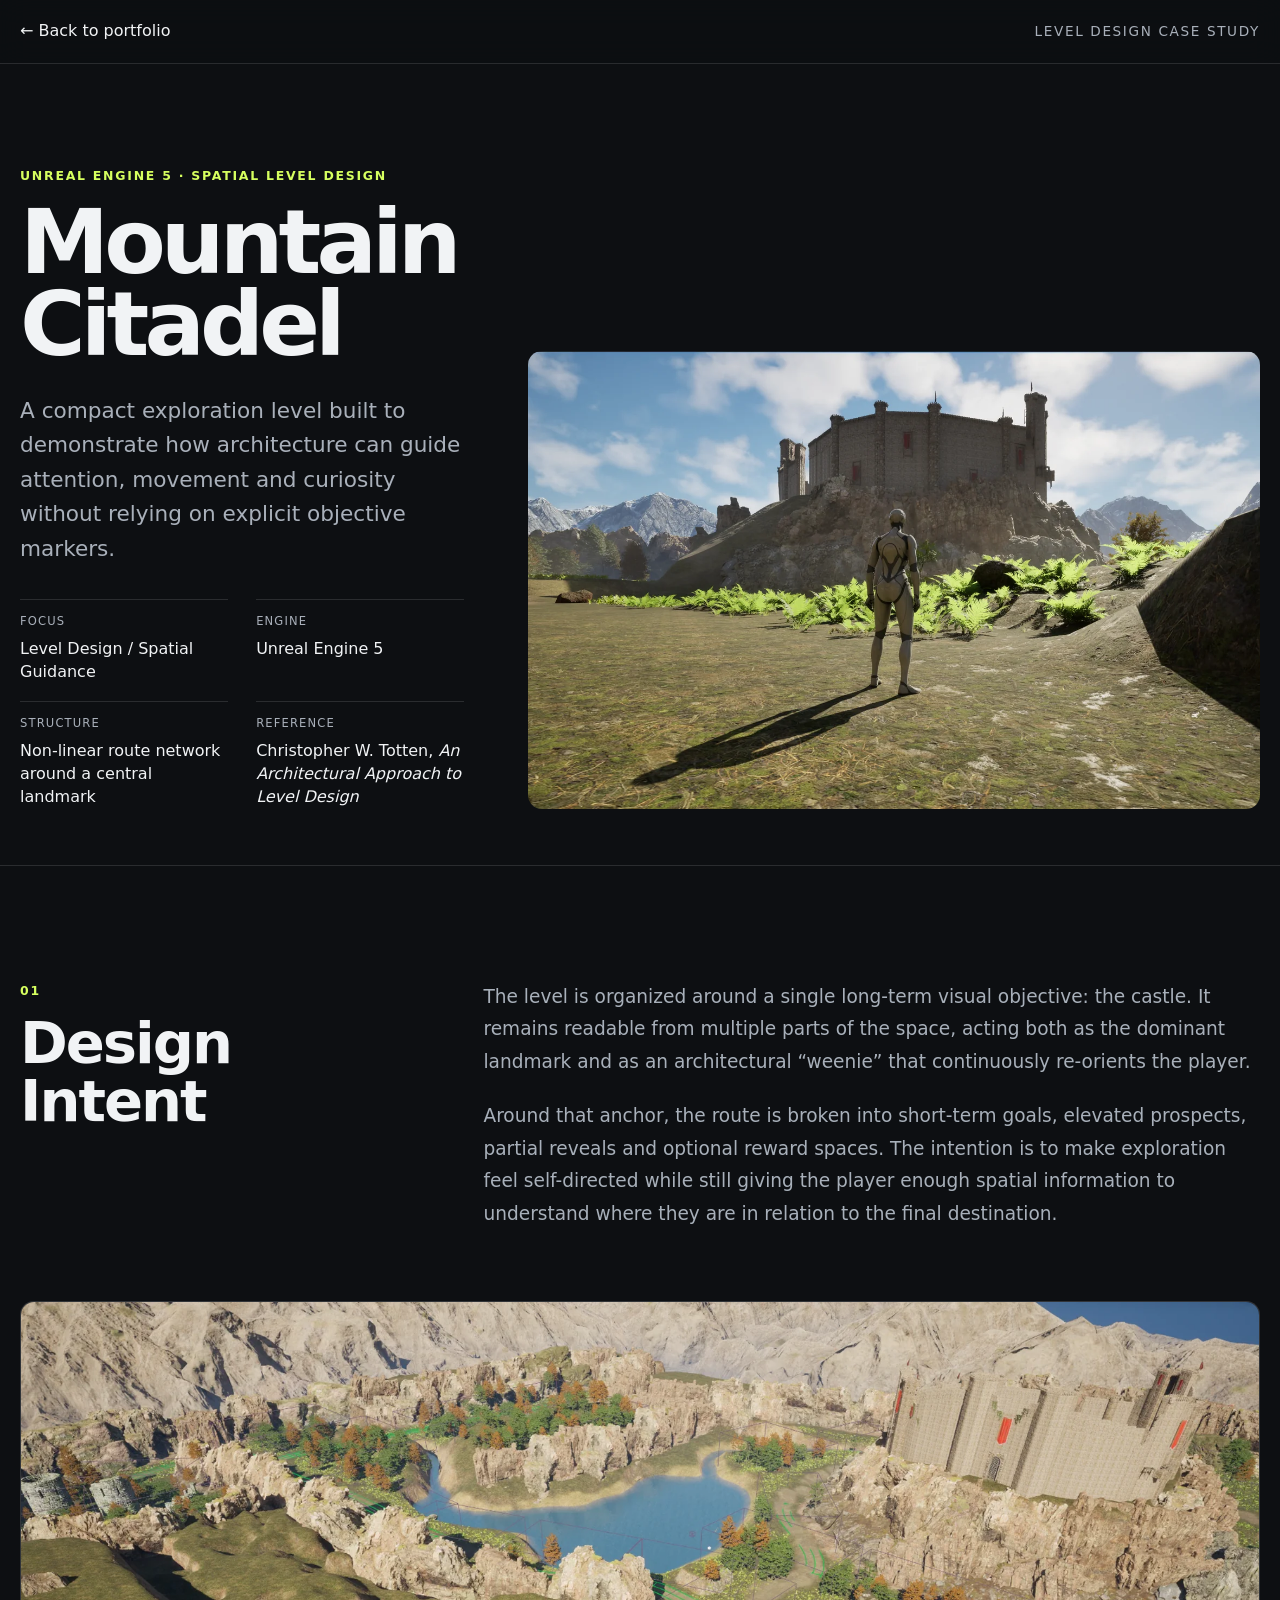
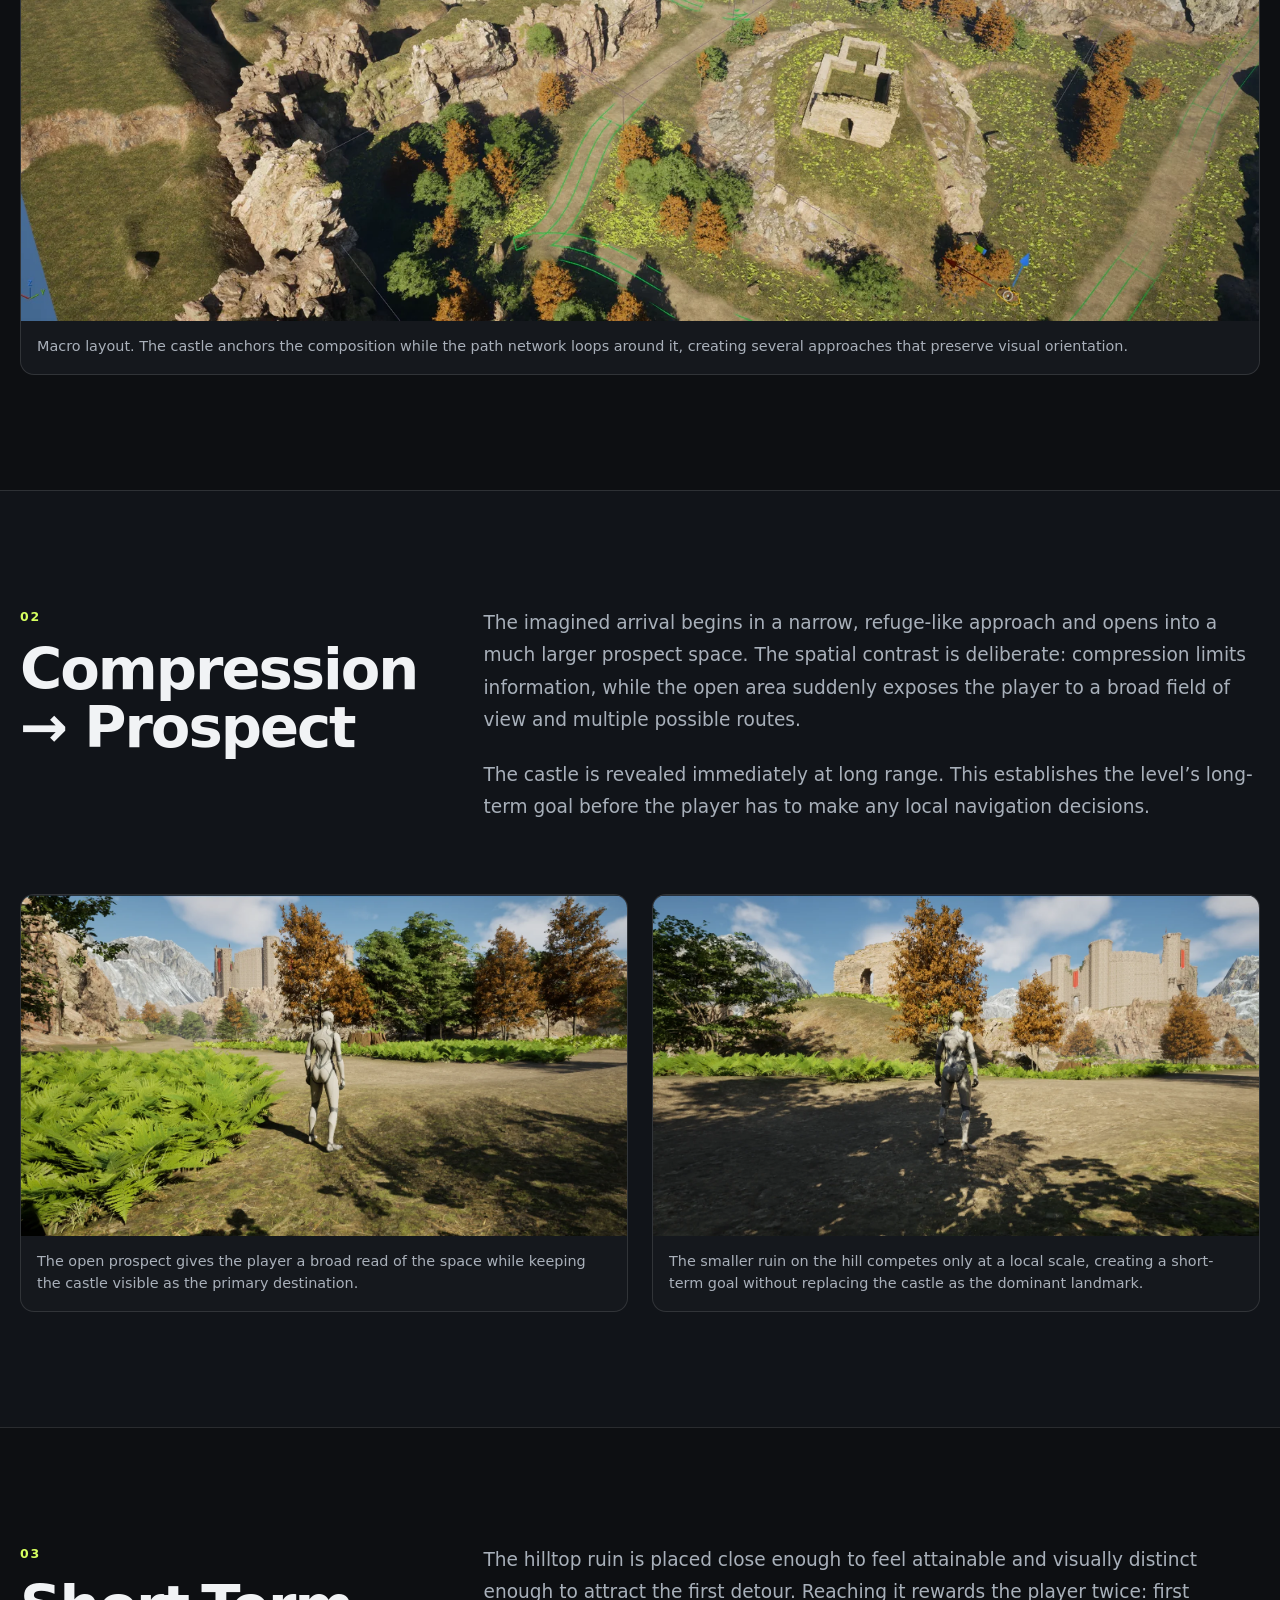
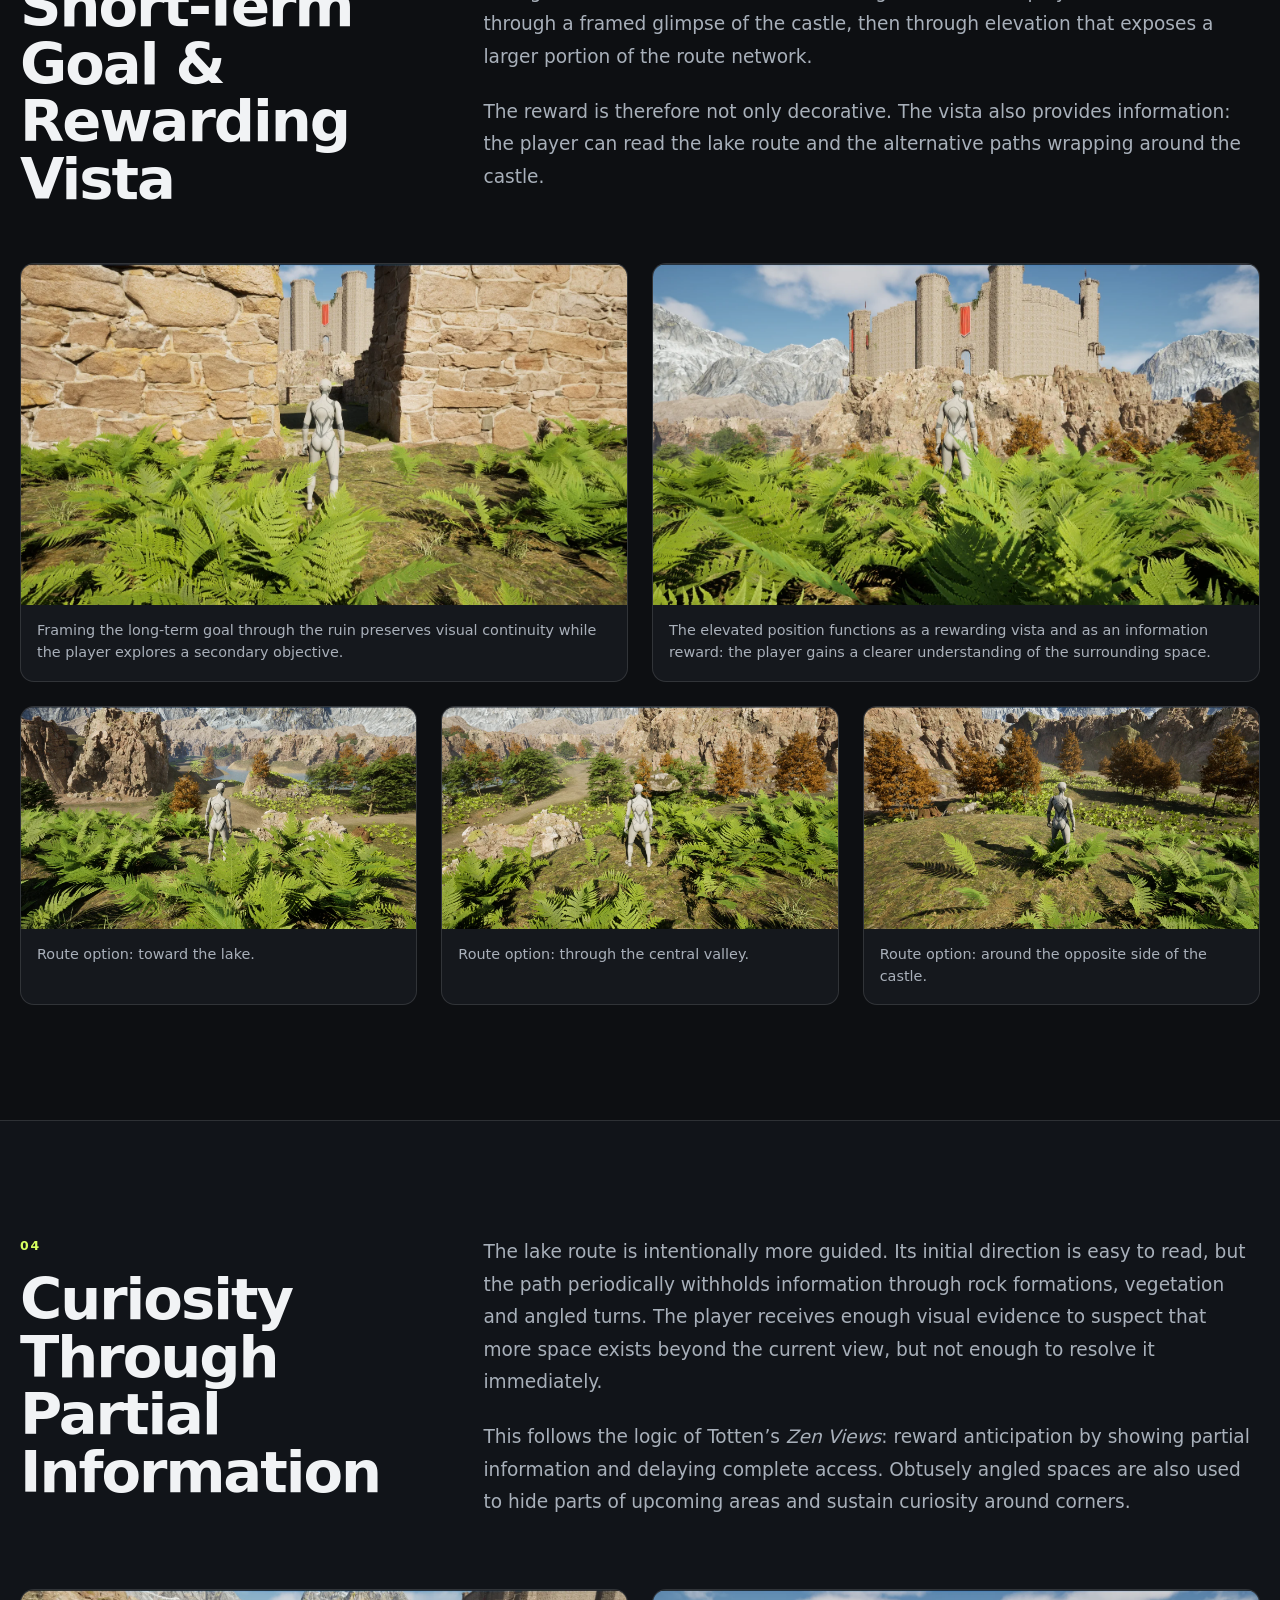
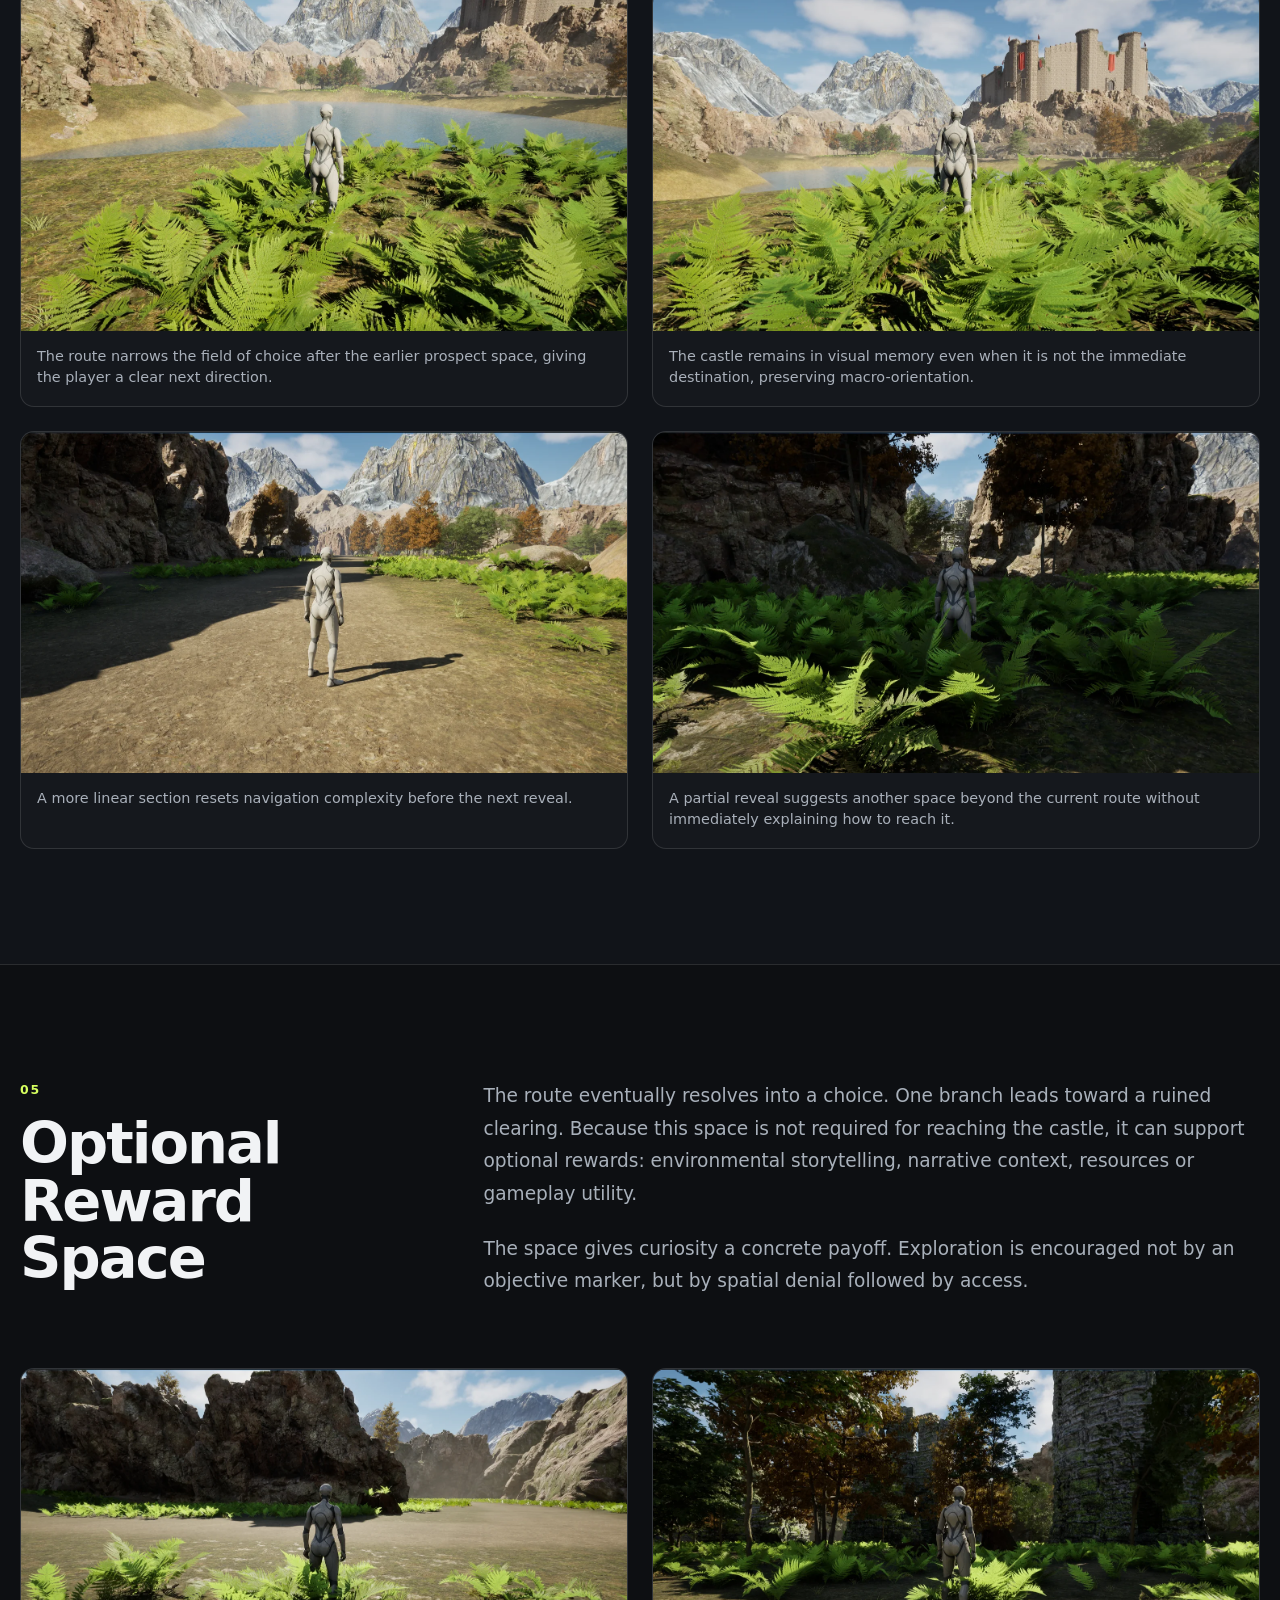
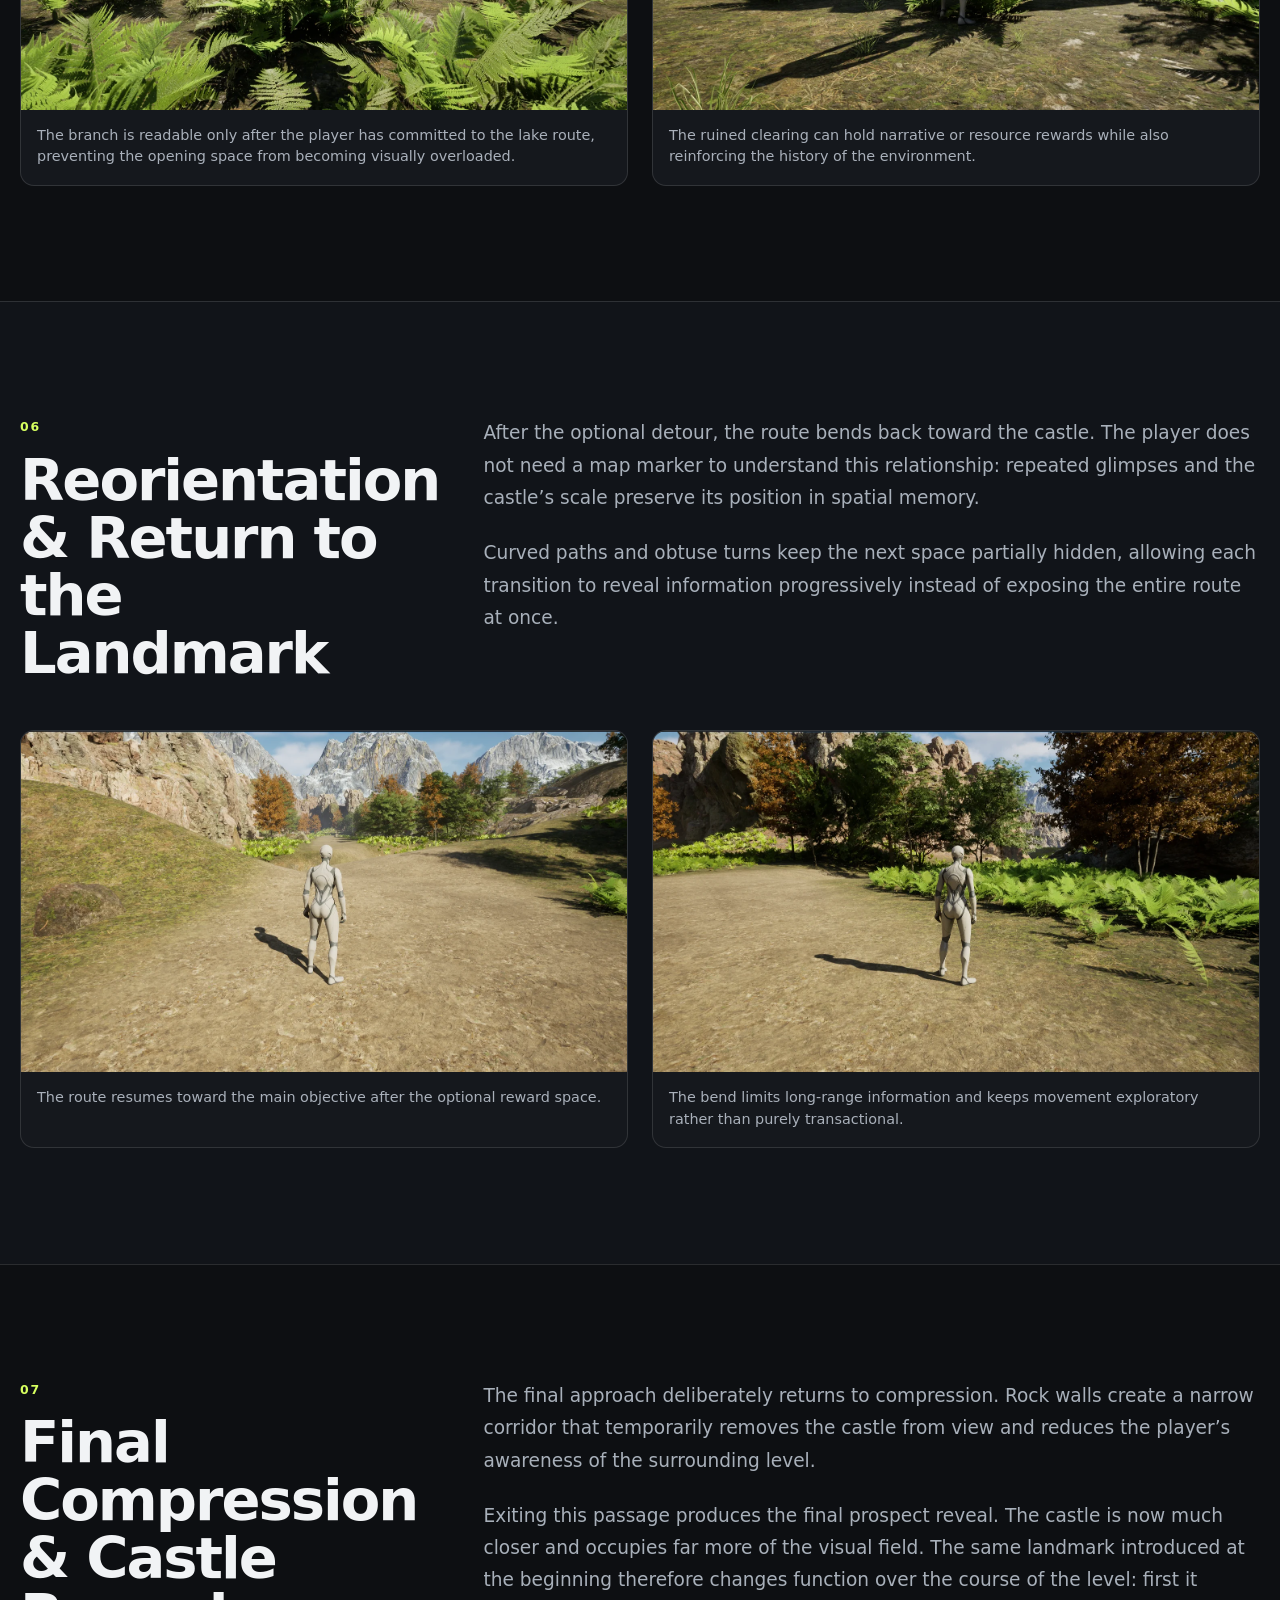
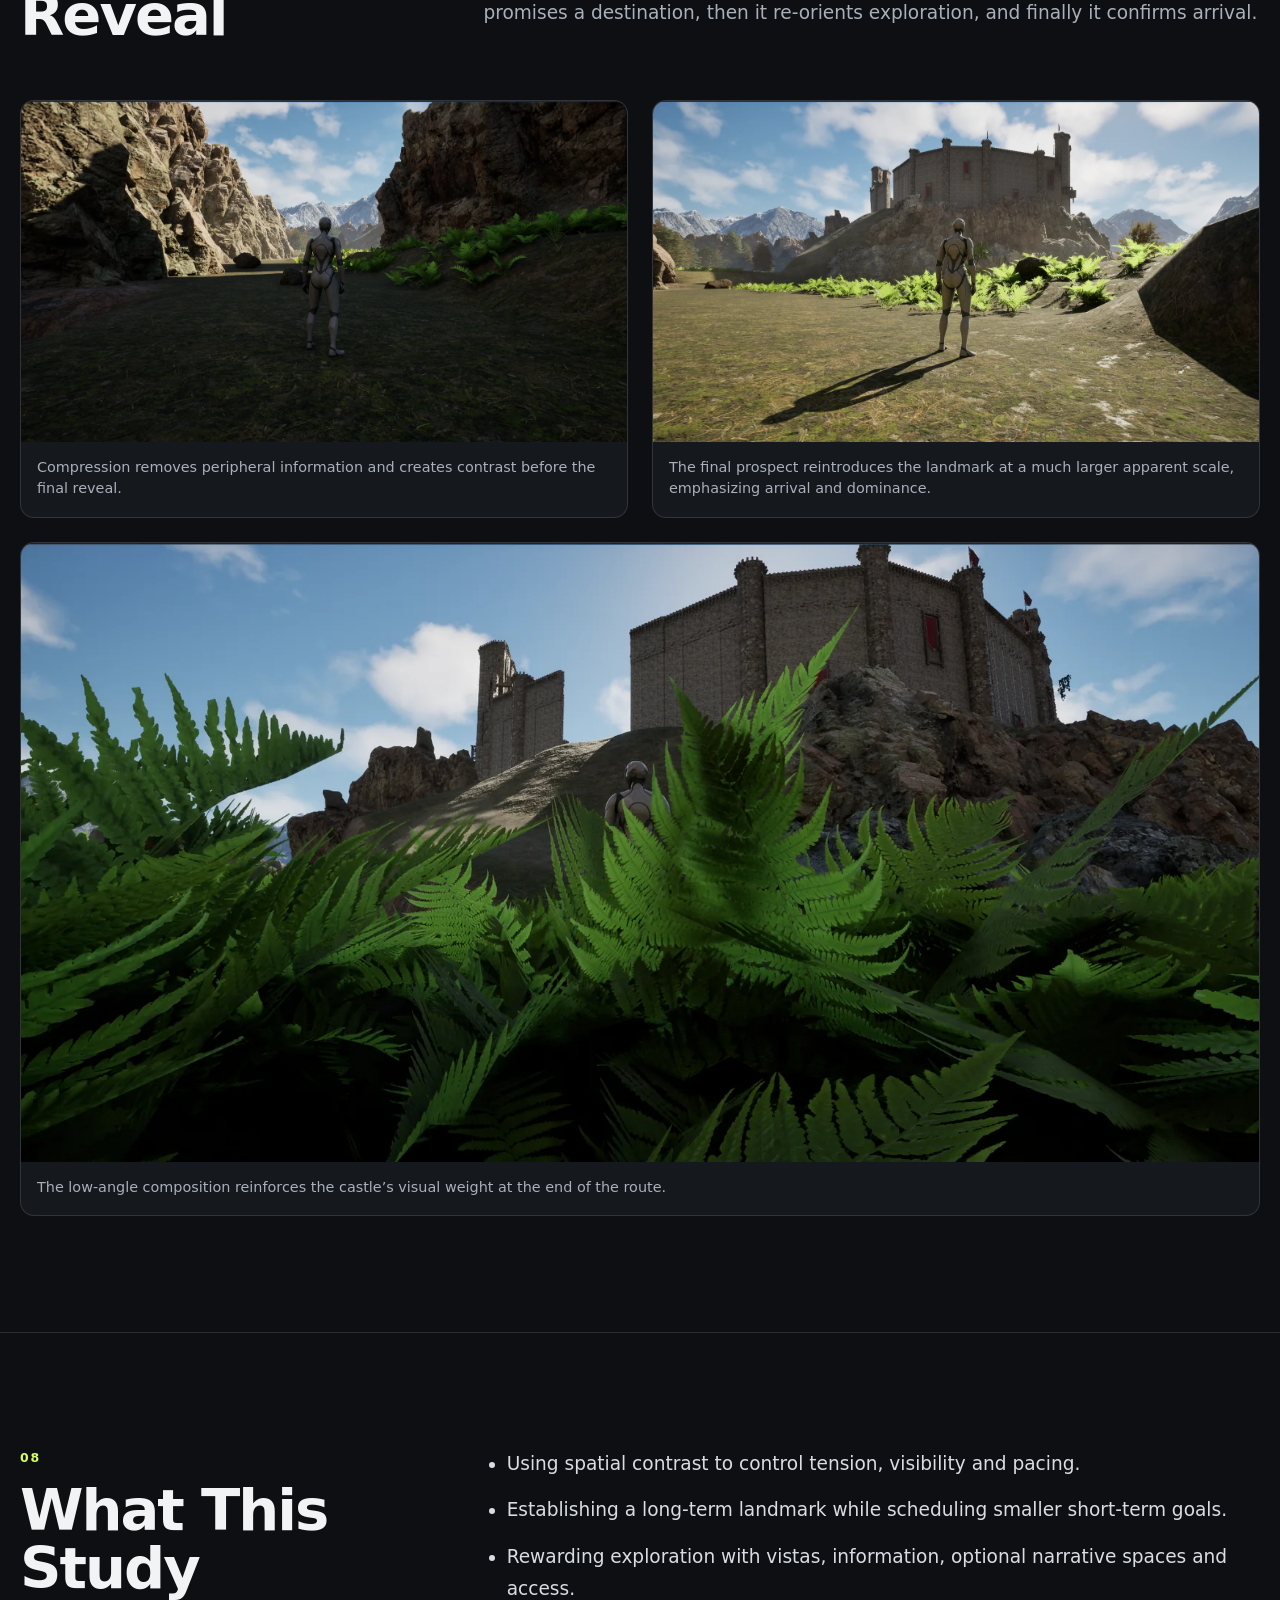
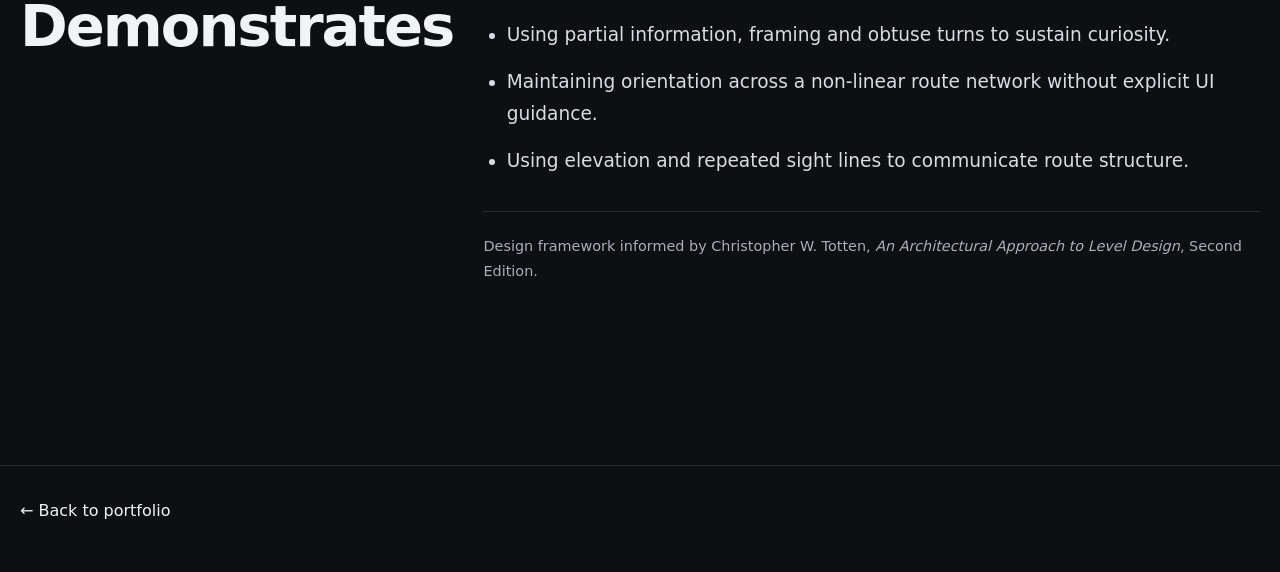
<file: projects/architectural-level-design/index.html>
<!doctype html>
<html lang="en">
<head>
  <meta charset="utf-8">
  <meta name="viewport" content="width=device-width, initial-scale=1">
  <meta name="description" content="Mountain Citadel — an Unreal Engine 5 level design case study focused on spatial contrast, landmarks, rewarding vistas, curiosity and route readability.">
  <title>Mountain Citadel — Level Design Study</title>

  <!-- Keep the portfolio's existing global stylesheet. -->
  <link rel="stylesheet" href="../../style.css">

  <!-- Project-scoped styles only: no existing global rules are overwritten. -->
  <link rel="stylesheet" href="./level-design.css">
</head>

<body class="level-study">
  <header class="ld-topbar">
    <a class="ld-back" href="../../index.html" aria-label="Back to portfolio">← Back to portfolio</a>
    <span class="ld-topbar-label">Level Design Case Study</span>
  </header>

  <main>
    <section class="ld-hero">
      <div class="ld-shell ld-hero-grid">
        <div class="ld-hero-copy">
          <p class="ld-kicker">Unreal Engine 5 · Spatial Level Design</p>
          <h1>Mountain Citadel</h1>
          <p class="ld-lead">
            A compact exploration level built to demonstrate how architecture can guide
            attention, movement and curiosity without relying on explicit objective markers.
          </p>

          <dl class="ld-meta">
            <div><dt>Focus</dt><dd>Level Design / Spatial Guidance</dd></div>
            <div><dt>Engine</dt><dd>Unreal Engine 5</dd></div>
            <div><dt>Structure</dt><dd>Non-linear route network around a central landmark</dd></div>
            <div><dt>Reference</dt><dd>Christopher W. Totten, <em>An Architectural Approach to Level Design</em></dd></div>
          </dl>
        </div>

        <figure class="ld-hero-media">
          <img src="../../assets/images/architectural-level-design/17-final-reveal.webp"
               alt="The player exits a compressed rocky passage and sees the castle dominating the skyline.">
        </figure>
      </div>
    </section>

    <section class="ld-section">
      <div class="ld-shell ld-prose-grid">
        <div>
          <p class="ld-section-number">01</p>
          <h2>Design Intent</h2>
        </div>
        <div class="ld-copy">
          <p>
            The level is organized around a single long-term visual objective: the castle.
            It remains readable from multiple parts of the space, acting both as the dominant
            landmark and as an architectural “weenie” that continuously re-orients the player.
          </p>
          <p>
            Around that anchor, the route is broken into short-term goals, elevated prospects,
            partial reveals and optional reward spaces. The intention is to make exploration feel
            self-directed while still giving the player enough spatial information to understand
            where they are in relation to the final destination.
          </p>
        </div>
      </div>

      <div class="ld-shell">
        <figure class="ld-media ld-media-wide">
          <img loading="lazy" src="../../assets/images/architectural-level-design/00-overview.webp"
               alt="Top-down overview of the level with the castle, lake, hilltop ruins and multiple paths.">
          <figcaption>
            Macro layout. The castle anchors the composition while the path network loops around it,
            creating several approaches that preserve visual orientation.
          </figcaption>
        </figure>
      </div>
    </section>

    <section class="ld-section ld-section-alt">
      <div class="ld-shell ld-prose-grid">
        <div>
          <p class="ld-section-number">02</p>
          <h2>Compression → Prospect</h2>
        </div>
        <div class="ld-copy">
          <p>
            The imagined arrival begins in a narrow, refuge-like approach and opens into a much larger
            prospect space. The spatial contrast is deliberate: compression limits information, while
            the open area suddenly exposes the player to a broad field of view and multiple possible routes.
          </p>
          <p>
            The castle is revealed immediately at long range. This establishes the level’s long-term goal
            before the player has to make any local navigation decisions.
          </p>
        </div>
      </div>

      <div class="ld-shell ld-gallery-2">
        <figure class="ld-media">
          <img loading="lazy" src="../../assets/images/architectural-level-design/01-arrival-prospect.webp"
               alt="The player enters an open valley with the castle visible in the distance.">
          <figcaption>
            The open prospect gives the player a broad read of the space while keeping the castle
            visible as the primary destination.
          </figcaption>
        </figure>
        <figure class="ld-media">
          <img loading="lazy" src="../../assets/images/architectural-level-design/02-short-term-goal.webp"
               alt="The castle and a smaller set of ruins are visible from the starting area.">
          <figcaption>
            The smaller ruin on the hill competes only at a local scale, creating a short-term goal
            without replacing the castle as the dominant landmark.
          </figcaption>
        </figure>
      </div>
    </section>

    <section class="ld-section">
      <div class="ld-shell ld-prose-grid">
        <div>
          <p class="ld-section-number">03</p>
          <h2>Short-Term Goal &amp; Rewarding Vista</h2>
        </div>
        <div class="ld-copy">
          <p>
            The hilltop ruin is placed close enough to feel attainable and visually distinct enough to
            attract the first detour. Reaching it rewards the player twice: first through a framed glimpse
            of the castle, then through elevation that exposes a larger portion of the route network.
          </p>
          <p>
            The reward is therefore not only decorative. The vista also provides information:
            the player can read the lake route and the alternative paths wrapping around the castle.
          </p>
        </div>
      </div>

      <div class="ld-shell ld-gallery-2">
        <figure class="ld-media">
          <img loading="lazy" src="../../assets/images/architectural-level-design/03-framed-castle.webp"
               alt="The castle is framed by an opening in the hilltop ruins.">
          <figcaption>
            Framing the long-term goal through the ruin preserves visual continuity while the player
            explores a secondary objective.
          </figcaption>
        </figure>
        <figure class="ld-media">
          <img loading="lazy" src="../../assets/images/architectural-level-design/04-rewarding-vista.webp"
               alt="Elevated view toward the castle after reaching the hilltop ruin.">
          <figcaption>
            The elevated position functions as a rewarding vista and as an information reward:
            the player gains a clearer understanding of the surrounding space.
          </figcaption>
        </figure>
      </div>

      <div class="ld-shell ld-gallery-3">
        <figure class="ld-media">
          <img loading="lazy" src="../../assets/images/architectural-level-design/05-route-read-lake.webp"
               alt="View from the elevated area toward the route by the lake.">
          <figcaption>Route option: toward the lake.</figcaption>
        </figure>
        <figure class="ld-media">
          <img loading="lazy" src="../../assets/images/architectural-level-design/06-route-read-center.webp"
               alt="View from the elevated area toward a central path.">
          <figcaption>Route option: through the central valley.</figcaption>
        </figure>
        <figure class="ld-media">
          <img loading="lazy" src="../../assets/images/architectural-level-design/07-route-read-right.webp"
               alt="View from the elevated area toward the right-hand route around the castle.">
          <figcaption>Route option: around the opposite side of the castle.</figcaption>
        </figure>
      </div>
    </section>

    <section class="ld-section ld-section-alt">
      <div class="ld-shell ld-prose-grid">
        <div>
          <p class="ld-section-number">04</p>
          <h2>Curiosity Through Partial Information</h2>
        </div>
        <div class="ld-copy">
          <p>
            The lake route is intentionally more guided. Its initial direction is easy to read, but the
            path periodically withholds information through rock formations, vegetation and angled turns.
            The player receives enough visual evidence to suspect that more space exists beyond the current
            view, but not enough to resolve it immediately.
          </p>
          <p>
            This follows the logic of Totten’s <em>Zen Views</em>: reward anticipation by showing partial
            information and delaying complete access. Obtusely angled spaces are also used to hide parts
            of upcoming areas and sustain curiosity around corners.
          </p>
        </div>
      </div>

      <div class="ld-shell ld-gallery-2">
        <figure class="ld-media">
          <img loading="lazy" src="../../assets/images/architectural-level-design/08-lake-route.webp"
               alt="The player approaches the lake from the hill.">
          <figcaption>
            The route narrows the field of choice after the earlier prospect space, giving the player a
            clear next direction.
          </figcaption>
        </figure>
        <figure class="ld-media">
          <img loading="lazy" src="../../assets/images/architectural-level-design/09-landmark-continuity.webp"
               alt="The castle remains visible while the player follows the lake route.">
          <figcaption>
            The castle remains in visual memory even when it is not the immediate destination,
            preserving macro-orientation.
          </figcaption>
        </figure>
        <figure class="ld-media">
          <img loading="lazy" src="../../assets/images/architectural-level-design/10-guided-path.webp"
               alt="A relatively straight route guides the player between rock formations.">
          <figcaption>
            A more linear section resets navigation complexity before the next reveal.
          </figcaption>
        </figure>
        <figure class="ld-media">
          <img loading="lazy" src="../../assets/images/architectural-level-design/11-partial-reveal.webp"
               alt="A constrained rocky opening gives a partial view of space beyond.">
          <figcaption>
            A partial reveal suggests another space beyond the current route without immediately
            explaining how to reach it.
          </figcaption>
        </figure>
      </div>
    </section>

    <section class="ld-section">
      <div class="ld-shell ld-prose-grid">
        <div>
          <p class="ld-section-number">05</p>
          <h2>Optional Reward Space</h2>
        </div>
        <div class="ld-copy">
          <p>
            The route eventually resolves into a choice. One branch leads toward a ruined clearing.
            Because this space is not required for reaching the castle, it can support optional rewards:
            environmental storytelling, narrative context, resources or gameplay utility.
          </p>
          <p>
            The space gives curiosity a concrete payoff. Exploration is encouraged not by an objective
            marker, but by spatial denial followed by access.
          </p>
        </div>
      </div>

      <div class="ld-shell ld-gallery-2">
        <figure class="ld-media">
          <img loading="lazy" src="../../assets/images/architectural-level-design/12-branching-space.webp"
               alt="The path opens into a branching area among rock formations.">
          <figcaption>
            The branch is readable only after the player has committed to the lake route, preventing the
            opening space from becoming visually overloaded.
          </figcaption>
        </figure>
        <figure class="ld-media">
          <img loading="lazy" src="../../assets/images/architectural-level-design/13-optional-ruins.webp"
               alt="The player reaches overgrown ruined towers in a shaded clearing.">
          <figcaption>
            The ruined clearing can hold narrative or resource rewards while also reinforcing the history
            of the environment.
          </figcaption>
        </figure>
      </div>
    </section>

    <section class="ld-section ld-section-alt">
      <div class="ld-shell ld-prose-grid">
        <div>
          <p class="ld-section-number">06</p>
          <h2>Reorientation &amp; Return to the Landmark</h2>
        </div>
        <div class="ld-copy">
          <p>
            After the optional detour, the route bends back toward the castle. The player does not need a
            map marker to understand this relationship: repeated glimpses and the castle’s scale preserve
            its position in spatial memory.
          </p>
          <p>
            Curved paths and obtuse turns keep the next space partially hidden, allowing each transition
            to reveal information progressively instead of exposing the entire route at once.
          </p>
        </div>
      </div>

      <div class="ld-shell ld-gallery-2">
        <figure class="ld-media">
          <img loading="lazy" src="../../assets/images/architectural-level-design/14-return-route.webp"
               alt="A broad path continues through the valley after the optional ruins.">
          <figcaption>
            The route resumes toward the main objective after the optional reward space.
          </figcaption>
        </figure>
        <figure class="ld-media">
          <img loading="lazy" src="../../assets/images/architectural-level-design/15-curved-path.webp"
               alt="A curved path hides its continuation behind vegetation and rock.">
          <figcaption>
            The bend limits long-range information and keeps movement exploratory rather than purely
            transactional.
          </figcaption>
        </figure>
      </div>
    </section>

    <section class="ld-section">
      <div class="ld-shell ld-prose-grid">
        <div>
          <p class="ld-section-number">07</p>
          <h2>Final Compression &amp; Castle Reveal</h2>
        </div>
        <div class="ld-copy">
          <p>
            The final approach deliberately returns to compression. Rock walls create a narrow corridor
            that temporarily removes the castle from view and reduces the player’s awareness of the
            surrounding level.
          </p>
          <p>
            Exiting this passage produces the final prospect reveal. The castle is now much closer and
            occupies far more of the visual field. The same landmark introduced at the beginning therefore
            changes function over the course of the level: first it promises a destination, then it
            re-orients exploration, and finally it confirms arrival.
          </p>
        </div>
      </div>

      <div class="ld-shell ld-gallery-2">
        <figure class="ld-media">
          <img loading="lazy" src="../../assets/images/architectural-level-design/16-compressed-passage.webp"
               alt="The player crosses a narrow dark passage between tall rock walls.">
          <figcaption>
            Compression removes peripheral information and creates contrast before the final reveal.
          </figcaption>
        </figure>
        <figure class="ld-media">
          <img loading="lazy" src="../../assets/images/architectural-level-design/17-final-reveal.webp"
               alt="The player exits the passage and sees the castle close above the valley.">
          <figcaption>
            The final prospect reintroduces the landmark at a much larger apparent scale, emphasizing
            arrival and dominance.
          </figcaption>
        </figure>
      </div>

      <div class="ld-shell">
        <figure class="ld-media ld-media-wide">
          <img loading="lazy" src="../../assets/images/architectural-level-design/18-castle-dominance.webp"
               alt="Low-angle view of the castle dominating the skyline above foreground vegetation.">
          <figcaption>
            The low-angle composition reinforces the castle’s visual weight at the end of the route.
          </figcaption>
        </figure>
      </div>
    </section>

    <section class="ld-section ld-summary">
      <div class="ld-shell ld-prose-grid">
        <div>
          <p class="ld-section-number">08</p>
          <h2>What This Study Demonstrates</h2>
        </div>
        <div class="ld-copy">
          <ul class="ld-takeaways">
            <li>Using spatial contrast to control tension, visibility and pacing.</li>
            <li>Establishing a long-term landmark while scheduling smaller short-term goals.</li>
            <li>Rewarding exploration with vistas, information, optional narrative spaces and access.</li>
            <li>Using partial information, framing and obtuse turns to sustain curiosity.</li>
            <li>Maintaining orientation across a non-linear route network without explicit UI guidance.</li>
            <li>Using elevation and repeated sight lines to communicate route structure.</li>
          </ul>
          <p class="ld-reference">
            Design framework informed by Christopher W. Totten,
            <em>An Architectural Approach to Level Design</em>, Second Edition.
          </p>
        </div>
      </div>
    </section>
  </main>

  <footer class="ld-footer">
    <div class="ld-shell">
      <a href="../../index.html">← Back to portfolio</a>
    </div>
  </footer>
</body>
</html>
</file>
<file: style.css>
/* =========================================================
   NICOLA DE LILLO — GAME DEVELOPMENT PORTFOLIO
   Single-page static portfolio
   ========================================================= */

:root {
  --bg: #0d0f12;
  --bg-alt: #14171b;
  --panel: #181c21;
  --panel-soft: #1f242a;
  --text: #f3f5f7;
  --text-muted: #a8b0ba;
  --line: #2b323a;
  --accent: #a6ffcb;
  --accent-soft: rgba(166, 255, 203, 0.10);
  --warning: #f1c66a;
  --max-width: 1180px;
  --radius: 18px;
  --shadow: 0 18px 60px rgba(0, 0, 0, 0.26);
}

* {
  box-sizing: border-box;
}

html {
  scroll-behavior: smooth;
}

body {
  margin: 0;
  font-family:
    Inter,
    ui-sans-serif,
    system-ui,
    -apple-system,
    BlinkMacSystemFont,
    "Segoe UI",
    sans-serif;
  background: var(--bg);
  color: var(--text);
  line-height: 1.65;
  -webkit-font-smoothing: antialiased;
}

img,
video {
  display: block;
  width: 100%;
}

a {
  color: inherit;
}

p {
  margin-top: 0;
  color: var(--text-muted);
}

h1,
h2,
h3 {
  margin-top: 0;
  line-height: 1.1;
  letter-spacing: -0.03em;
}

h1 {
  font-size: clamp(3rem, 7vw, 6.8rem);
  max-width: 1100px;
  margin-bottom: 1.5rem;
}

h2 {
  font-size: clamp(2.3rem, 4vw, 4.5rem);
  margin-bottom: 1rem;
}

h3 {
  font-size: 1.35rem;
}

.container {
  width: min(calc(100% - 40px), var(--max-width));
  margin-inline: auto;
}

.accent {
  color: var(--accent);
}

.eyebrow {
  margin-bottom: 0.9rem;
  color: var(--accent);
  text-transform: uppercase;
  letter-spacing: 0.14em;
  font-size: 0.78rem;
  font-weight: 700;
}

.label {
  display: inline-block;
  margin-bottom: 0.45rem;
  color: var(--text-muted);
  font-size: 0.75rem;
  font-weight: 700;
  letter-spacing: 0.12em;
  text-transform: uppercase;
}

.note {
  font-size: 0.88rem;
  font-style: italic;
}

.top-gap {
  margin-top: 3rem;
}


/* =========================================================
   HEADER
   ========================================================= */

.site-header {
  position: sticky;
  top: 0;
  z-index: 100;
  border-bottom: 1px solid rgba(255, 255, 255, 0.07);
  background: rgba(13, 15, 18, 0.82);
  backdrop-filter: blur(18px);
}

.nav-wrap {
  min-height: 74px;
  display: flex;
  align-items: center;
  gap: 2rem;
}

.brand {
  display: grid;
  place-items: center;
  width: 42px;
  height: 42px;
  border: 1px solid var(--line);
  border-radius: 50%;
  color: var(--accent);
  text-decoration: none;
  font-weight: 800;
  font-size: 0.82rem;
}

.nav {
  display: flex;
  gap: 1.6rem;
  margin-left: auto;
}

.nav a,
.footer-content a,
.about-links a {
  color: var(--text-muted);
  text-decoration: none;
  transition: color 160ms ease;
}

.nav a:hover,
.footer-content a:hover,
.about-links a:hover {
  color: var(--text);
}


/* =========================================================
   BUTTONS
   ========================================================= */

.button {
  display: inline-flex;
  justify-content: center;
  align-items: center;
  min-height: 48px;
  padding: 0.75rem 1.15rem;
  border: 1px solid var(--accent);
  border-radius: 999px;
  background: var(--accent);
  color: #07100b;
  text-decoration: none;
  font-weight: 750;
  transition:
    transform 160ms ease,
    background 160ms ease,
    color 160ms ease;
}

.button:hover {
  transform: translateY(-2px);
}

.button-outline {
  background: transparent;
  color: var(--text);
  border-color: var(--line);
}

.button-outline:hover {
  border-color: var(--accent);
  color: var(--accent);
}

.button-small {
  min-height: 40px;
  padding: 0.55rem 0.9rem;
  font-size: 0.9rem;
}


/* =========================================================
   HERO
   ========================================================= */

.hero {
  position: relative;
  min-height: 88vh;
  display: flex;
  align-items: end;
  overflow: hidden;
  border-bottom: 1px solid var(--line);
}

.hero-bg {
  position: absolute;
  inset: 0;

  /* IMAGE PATH:
     assets/images/reve-hero.jpg
     Replace with a strong 16:9 gameplay screenshot. */
  background:
    linear-gradient(180deg, rgba(13, 15, 18, 0.20) 0%, rgba(13, 15, 18, 0.85) 74%, var(--bg) 100%),
    linear-gradient(90deg, rgba(13, 15, 18, 0.90) 0%, rgba(13, 15, 18, 0.35) 58%, rgba(13, 15, 18, 0.55) 100%),
    url("assets/images/reve-hero.jpg") center / cover no-repeat;
  transform: scale(1.01);
}

.hero-content {
  position: relative;
  z-index: 1;
  padding-top: 8rem;
  padding-bottom: 5rem;
}

.hero-copy {
  max-width: 780px;
  font-size: clamp(1rem, 1.7vw, 1.25rem);
}

.hero-actions {
  display: flex;
  flex-wrap: wrap;
  gap: 0.75rem;
  margin-top: 2rem;
}

.hero-meta {
  display: flex;
  flex-wrap: wrap;
  gap: 0.65rem;
  padding: 0;
  margin: 2.8rem 0 0;
  list-style: none;
}

.hero-meta li {
  padding: 0.5rem 0.72rem;
  border: 1px solid var(--line);
  border-radius: 999px;
  background: rgba(255,255,255,0.03);
  color: var(--text-muted);
  font-size: 0.84rem;
}


/* =========================================================
   GENERIC SECTIONS
   ========================================================= */

.section {
  padding: 7rem 0;
}

.section-alt {
  background: var(--bg-alt);
  border-block: 1px solid var(--line);
}

.section-heading {
  max-width: 850px;
  margin-bottom: 3.5rem;
}

.section-intro {
  max-width: 780px;
  font-size: 1.1rem;
}


/* =========================================================
   PROJECT SUMMARY
   ========================================================= */

.project-summary-grid {
  display: grid;
  grid-template-columns: repeat(3, 1fr);
  gap: 1rem;
  margin-bottom: 3rem;
}

.project-summary-card,
.system-card,
.metric-card,
.lesson-card,
.resource-card {
  border: 1px solid var(--line);
  border-radius: var(--radius);
  background: var(--panel);
}

.project-summary-card {
  padding: 1.5rem;
}

.project-summary-card strong {
  display: block;
  margin-bottom: 0.8rem;
  font-size: 1.1rem;
}

.project-summary-card p {
  margin-bottom: 0;
}


/* =========================================================
   MEDIA
   ========================================================= */

.media-frame {
  overflow: hidden;
  margin: 0;
  border: 1px solid var(--line);
  border-radius: var(--radius);
  background:
    linear-gradient(135deg, rgba(166,255,203,0.06), transparent 45%),
    #0a0c0e;
  box-shadow: var(--shadow);
}

.media-frame img,
.media-frame video {
  min-height: 260px;
  object-fit: cover;
  background: #090b0d;
}

.media-frame figcaption {
  display: flex;
  flex-direction: column;
  gap: 0.25rem;
  padding: 0.9rem 1rem;
  border-top: 1px solid var(--line);
  color: var(--text-muted);
  font-size: 0.85rem;
}

.media-frame figcaption strong {
  color: var(--text);
}

.media-wide {
  margin-bottom: 3rem;
}

.media-wide video {
  aspect-ratio: 16 / 9;
}

.media-diagram img {
  object-fit: contain;
  padding: 1rem;
}


/* =========================================================
   GAMEPLAY SYSTEMS
   ========================================================= */

.systems-grid {
  display: grid;
  grid-template-columns: repeat(3, 1fr);
  gap: 1rem;
}

.system-card {
  position: relative;
  min-height: 240px;
  padding: 1.5rem;
}

.system-card p {
  margin-bottom: 0;
}

.system-number {
  display: block;
  margin-bottom: 3rem;
  color: var(--accent);
  font-size: 0.8rem;
  font-weight: 800;
  letter-spacing: 0.12em;
}


/* =========================================================
   SPLIT LAYOUT
   ========================================================= */

.split-layout {
  display: grid;
  grid-template-columns: 0.9fr 1.1fr;
  gap: 3rem;
  align-items: center;
  margin-top: 4rem;
}

.split-layout-reverse {
  grid-template-columns: 1.1fr 0.9fr;
}

.feature-list {
  padding: 0;
  margin: 2rem 0 0;
  list-style: none;
}

.feature-list li {
  position: relative;
  padding: 0.65rem 0 0.65rem 1.4rem;
  border-bottom: 1px solid var(--line);
  color: var(--text-muted);
}

.feature-list li::before {
  content: "→";
  position: absolute;
  left: 0;
  color: var(--accent);
}


/* =========================================================
   CODE
   ========================================================= */

.code-window {
  overflow-x: auto;
  margin-top: 1.5rem;
  border: 1px solid var(--line);
  border-radius: 14px;
  background: #090b0d;
}

.code-window pre {
  margin: 0;
  padding: 1.3rem;
}

.code-window code {
  color: #d8e8de;
  font-family:
    "SFMono-Regular",
    Consolas,
    "Liberation Mono",
    monospace;
  font-size: 0.9rem;
}


/* =========================================================
   NPC AI
   ========================================================= */

.architecture-highlight {
  display: grid;
  grid-template-columns: 1.3fr 0.7fr;
  gap: 2rem;
  align-items: start;
}

.pipeline {
  display: grid;
  gap: 0.75rem;
}

.pipeline-step {
  display: grid;
  grid-template-columns: 42px 1fr;
  gap: 1rem;
  padding: 1rem;
  border: 1px solid var(--line);
  border-radius: 14px;
  background: var(--panel);
}

.pipeline-step > span {
  display: grid;
  place-items: center;
  width: 42px;
  height: 42px;
  border-radius: 50%;
  background: var(--accent-soft);
  color: var(--accent);
  font-weight: 800;
  font-size: 0.78rem;
}

.pipeline-step h3 {
  margin-bottom: 0.3rem;
  font-size: 1rem;
}

.pipeline-step p {
  margin-bottom: 0;
  font-size: 0.9rem;
}

.subsection-heading {
  max-width: 700px;
  margin: 5rem 0 2rem;
}

.video-grid {
  display: grid;
  grid-template-columns: repeat(3, 1fr);
  gap: 1rem;
}

.media-card video {
  aspect-ratio: 16 / 10;
}

.technical-split {
  margin-top: 5rem;
}

.decision-list {
  display: grid;
  gap: 1rem;
}

.decision {
  padding-bottom: 1rem;
  border-bottom: 1px solid var(--line);
}

.decision strong {
  color: var(--text);
}

.decision p {
  margin: 0.35rem 0 0;
}


/* =========================================================
   DESIGNER WORKFLOW
   ========================================================= */

.designer-flow {
  display: grid;
  grid-template-columns: 1fr auto 1fr auto 1fr;
  gap: 1rem;
  align-items: stretch;
}

.designer-flow-card {
  padding: 1.5rem;
  border: 1px solid var(--line);
  border-radius: var(--radius);
  background: var(--panel);
}

.designer-flow-card > span {
  display: grid;
  place-items: center;
  width: 34px;
  height: 34px;
  margin-bottom: 2rem;
  border-radius: 50%;
  background: var(--accent-soft);
  color: var(--accent);
  font-weight: 800;
  font-size: 0.8rem;
}

.designer-flow-card p {
  margin-bottom: 0;
}

.designer-flow-arrow {
  align-self: center;
  color: var(--accent);
  font-size: 1.7rem;
}


/* =========================================================
   VALIDATION
   ========================================================= */

.metrics-grid {
  display: grid;
  grid-template-columns: repeat(4, 1fr);
  gap: 1rem;
}

.metric-card {
  padding: 1.5rem;
}

.metric-value {
  display: block;
  margin-bottom: 2.3rem;
  color: var(--accent);
  font-size: clamp(2rem, 4vw, 3.4rem);
  font-weight: 850;
  letter-spacing: -0.06em;
}

.metric-card-warning .metric-value {
  color: var(--warning);
}

.metric-card p {
  margin-bottom: 0;
}


/* =========================================================
   LESSONS
   ========================================================= */

.lessons-grid {
  display: grid;
  grid-template-columns: repeat(2, 1fr);
  gap: 1rem;
}

.lesson-card {
  padding: 1.7rem;
}

.lesson-card p {
  margin-bottom: 0;
}


/* =========================================================
   RESOURCES
   ========================================================= */

.resource-grid {
  display: grid;
  grid-template-columns: repeat(3, 1fr);
  gap: 1rem;
}

.resource-card {
  min-height: 210px;
  padding: 1.6rem;
  text-decoration: none;
  transition:
    transform 160ms ease,
    border-color 160ms ease,
    background 160ms ease;
}

.resource-card:hover {
  transform: translateY(-4px);
  border-color: var(--accent);
  background: var(--panel-soft);
}

.resource-card p {
  margin-bottom: 0;
}


/* =========================================================
   ABOUT
   ========================================================= */

.about-grid {
  display: grid;
  grid-template-columns: 0.55fr 1.45fr;
  gap: 4rem;
  align-items: center;
}

.profile-image {
  overflow: hidden;
  margin: 0;
  border: 1px solid var(--line);
  border-radius: var(--radius);
  background: var(--panel);
}

.profile-image img {
  aspect-ratio: 4 / 5;
  object-fit: cover;
}

.about-links {
  display: flex;
  flex-wrap: wrap;
  gap: 1.2rem;
  margin-top: 2rem;
}

.about-links a {
  border-bottom: 1px solid var(--line);
  padding-bottom: 0.2rem;
}


/* =========================================================
   FOOTER
   ========================================================= */

.site-footer {
  padding: 2rem 0;
  border-top: 1px solid var(--line);
  background: var(--bg);
}

.footer-content {
  display: flex;
  justify-content: space-between;
  gap: 2rem;
}

.footer-content p {
  margin: 0;
}


/* =========================================================
   RESPONSIVE
   ========================================================= */

@media (max-width: 980px) {
  .nav {
    display: none;
  }

  .project-summary-grid,
  .systems-grid,
  .video-grid,
  .resource-grid {
    grid-template-columns: repeat(2, 1fr);
  }

  .architecture-highlight,
  .split-layout,
  .split-layout-reverse,
  .technical-split,
  .about-grid {
    grid-template-columns: 1fr;
  }

  .metrics-grid {
    grid-template-columns: repeat(2, 1fr);
  }

  .designer-flow {
    grid-template-columns: 1fr;
  }

  .designer-flow-arrow {
    transform: rotate(90deg);
    justify-self: center;
  }

  .profile-image {
    max-width: 420px;
  }
}

@media (max-width: 640px) {
  .container {
    width: min(calc(100% - 28px), var(--max-width));
  }

  .site-header .button-small {
    display: none;
  }

  .hero {
    min-height: 82vh;
  }

  .hero-content {
    padding-top: 6rem;
    padding-bottom: 3.5rem;
  }

  h1 {
    font-size: clamp(2.7rem, 14vw, 4.3rem);
  }

  .section {
    padding: 5rem 0;
  }

  .project-summary-grid,
  .systems-grid,
  .video-grid,
  .metrics-grid,
  .lessons-grid,
  .resource-grid {
    grid-template-columns: 1fr;
  }

  .split-layout {
    gap: 2rem;
  }

  .media-frame img,
  .media-frame video {
    min-height: 200px;
  }

  .footer-content {
    flex-direction: column;
  }
}


/* ===== General homepage ===== */
.home-hero{position:relative;min-height:88vh;display:flex;align-items:end;overflow:hidden;border-bottom:1px solid var(--line)}
.home-hero-bg{position:absolute;inset:0;background:linear-gradient(180deg,rgba(13,15,18,.18) 0%,rgba(13,15,18,.88) 78%,var(--bg) 100%),linear-gradient(90deg,rgba(13,15,18,.94) 0%,rgba(13,15,18,.40) 62%,rgba(13,15,18,.62) 100%),url("assets/images/home-hero.jpg") center/cover no-repeat}
.home-hero-content{position:relative;z-index:1;padding-top:8rem;padding-bottom:5rem}
.home-hero h1{display:flex;flex-direction:column;gap:.4rem}
.home-hero h1 .accent{max-width:1050px;font-size:.52em;line-height:1.08}
.about-home-grid{display:grid;grid-template-columns:.55fr 1.45fr;gap:4rem;align-items:center}
.lead{font-size:1.18rem}
.quick-facts{display:grid;grid-template-columns:repeat(3,1fr);gap:1rem;margin-top:2.4rem}
.quick-facts>div{padding-top:1rem;border-top:1px solid var(--line)}
.quick-facts strong{display:block;font-size:.95rem}

/* ===== Skills ===== */
.skill-domain-grid{display:grid;grid-template-columns:repeat(2,1fr);gap:1rem}
.skill-domain{position:relative;padding:1.6rem;border:1px solid var(--line);border-radius:var(--radius);background:var(--panel)}
.skill-domain-index{display:block;margin-bottom:2.2rem;color:var(--accent);font-size:.78rem;font-weight:800;letter-spacing:.12em}
.skill-tags{display:flex;flex-wrap:wrap;gap:.55rem}
.skill-tags span{padding:.47rem .68rem;border:1px solid var(--line);border-radius:999px;background:rgba(255,255,255,.025);color:var(--text-muted);font-size:.82rem}
.skill-tags.compact span{padding:.38rem .58rem;font-size:.75rem}
.skill-note{margin:1rem 0 0;font-size:.85rem;font-style:italic}

/* ===== Project index ===== */
.projects-list{display:grid;gap:2rem}
.featured-project-card{display:grid;grid-template-columns:.9fr 1.1fr;overflow:hidden;border:1px solid var(--line);border-radius:var(--radius);background:var(--panel);box-shadow:var(--shadow)}
.project-card-copy{padding:clamp(1.8rem,4vw,3.2rem)}
.project-card-copy h3{font-size:clamp(2rem,3vw,3.4rem);margin-bottom:1rem}
.project-type{color:var(--accent);font-size:.78rem;font-weight:800;letter-spacing:.10em;text-transform:uppercase}
.project-points{padding:0;margin:1.6rem 0;list-style:none}
.project-points li{position:relative;padding:.45rem 0 .45rem 1.35rem;color:var(--text-muted)}
.project-points li::before{content:"→";position:absolute;left:0;color:var(--accent)}
.text-link{display:inline-block;color:var(--accent);text-decoration:none;font-weight:750}
.text-link:hover{text-decoration:underline}
.project-card-image{min-height:430px;background:#090b0d}
.project-card-image img{width:100%;height:100%;min-height:430px;object-fit:cover}

/* ===== Experience ===== */
.experience-list{display:grid;gap:0}
.experience-item{display:grid;grid-template-columns:.35fr 1fr;gap:3rem;padding:2.2rem 0;border-top:1px solid var(--line)}
.experience-item:last-child{border-bottom:1px solid var(--line)}
.experience-meta{display:flex;flex-direction:column;gap:.25rem}
.experience-meta span{color:var(--accent);font-size:.82rem;font-weight:700}
.experience-meta strong{font-size:.95rem}

/* ===== Contact ===== */
.contact-grid{display:grid;grid-template-columns:1.3fr .7fr;gap:4rem;align-items:end}
.contact-links{display:grid}
.contact-links a{padding:.9rem 0;border-bottom:1px solid var(--line);color:var(--text-muted);text-decoration:none}
.contact-links a:hover{color:var(--accent)}

@media(max-width:980px){
  .about-home-grid,.featured-project-card,.contact-grid{grid-template-columns:1fr}
  .skill-domain-grid{grid-template-columns:1fr}
  .quick-facts{grid-template-columns:1fr}
  .project-card-image,.project-card-image img{min-height:320px}
}
@media(max-width:640px){
  .home-hero{min-height:82vh}
  .home-hero-content{padding-top:6rem;padding-bottom:3.5rem}
  .experience-item{grid-template-columns:1fr;gap:1rem}
}
</file>
<file: projects/architectural-level-design/level-design.css>
/* ==========================================================================
   Mountain Citadel — project-scoped stylesheet
   All selectors are prefixed with ld- or scoped under .level-study.
   This file intentionally avoids modifying the portfolio's existing CSS.
   ========================================================================== */

.level-study {
  --ld-bg: #0d0f12;
  --ld-panel: #15181d;
  --ld-panel-2: #111419;
  --ld-text: #f1f3f5;
  --ld-muted: #a9b0ba;
  --ld-line: rgba(255,255,255,.12);
  --ld-accent: #d6ff5f;
  --ld-max: 1240px;
  background: var(--ld-bg);
  color: var(--ld-text);
}

.level-study img {
  display: block;
  max-width: 100%;
}

.ld-shell {
  width: min(calc(100% - 40px), var(--ld-max));
  margin-inline: auto;
}

.ld-topbar {
  min-height: 64px;
  padding: 16px max(20px, calc((100vw - var(--ld-max)) / 2));
  display: flex;
  align-items: center;
  justify-content: space-between;
  gap: 24px;
  border-bottom: 1px solid var(--ld-line);
  background: rgba(13,15,18,.92);
  backdrop-filter: blur(14px);
  position: sticky;
  top: 0;
  z-index: 20;
}

.ld-topbar a,
.ld-footer a {
  color: var(--ld-text);
  text-decoration: none;
}

.ld-topbar a:hover,
.ld-footer a:hover {
  color: var(--ld-accent);
}

.ld-topbar-label {
  color: var(--ld-muted);
  font-size: .85rem;
  letter-spacing: .12em;
  text-transform: uppercase;
}

.ld-hero {
  padding: clamp(56px, 8vw, 110px) 0 56px;
}

.ld-hero-grid {
  display: grid;
  grid-template-columns: minmax(0, .85fr) minmax(0, 1.4fr);
  gap: clamp(32px, 5vw, 72px);
  align-items: end;
}

.ld-kicker,
.ld-section-number {
  margin: 0 0 14px;
  color: var(--ld-accent);
  font-size: .78rem;
  font-weight: 700;
  letter-spacing: .14em;
  text-transform: uppercase;
}

.ld-hero h1 {
  margin: 0;
  font-size: clamp(3rem, 7vw, 6.6rem);
  line-height: .92;
  letter-spacing: -.055em;
}

.ld-lead {
  margin: 28px 0 32px;
  max-width: 62ch;
  color: var(--ld-muted);
  font-size: clamp(1.05rem, 1.8vw, 1.35rem);
  line-height: 1.6;
}

.ld-meta {
  margin: 0;
  display: grid;
  grid-template-columns: repeat(2, minmax(0, 1fr));
  gap: 18px 28px;
}

.ld-meta div {
  padding-top: 12px;
  border-top: 1px solid var(--ld-line);
}

.ld-meta dt {
  color: var(--ld-muted);
  font-size: .72rem;
  text-transform: uppercase;
  letter-spacing: .1em;
}

.ld-meta dd {
  margin: 6px 0 0;
  line-height: 1.45;
}

.ld-hero-media,
.ld-media {
  margin: 0;
}

.ld-hero-media img,
.ld-media img {
  width: 100%;
  border-radius: 14px;
  background: #090a0c;
}

.ld-hero-media img {
  aspect-ratio: 16 / 10;
  object-fit: cover;
}

.ld-section {
  padding: clamp(64px, 9vw, 128px) 0;
  border-top: 1px solid var(--ld-line);
}

.ld-section-alt {
  background: var(--ld-panel-2);
}

.ld-prose-grid {
  display: grid;
  grid-template-columns: minmax(180px, .65fr) minmax(0, 1.35fr);
  gap: clamp(32px, 7vw, 100px);
  margin-bottom: 48px;
}

.ld-section h2 {
  margin: 0;
  font-size: clamp(2rem, 4.5vw, 4.2rem);
  line-height: 1;
  letter-spacing: -.035em;
}

.ld-copy {
  max-width: 76ch;
  color: #d8dde3;
  font-size: clamp(1rem, 1.5vw, 1.16rem);
  line-height: 1.75;
}

.ld-copy p {
  margin: 0 0 1.2em;
}

.ld-gallery-2,
.ld-gallery-3 {
  width: min(calc(100% - 40px), var(--ld-max));
  margin-inline: auto;
  display: grid;
  gap: 24px;
}

.ld-gallery-2 {
  grid-template-columns: repeat(2, minmax(0, 1fr));
}

.ld-gallery-3 {
  grid-template-columns: repeat(3, minmax(0, 1fr));
  margin-top: 24px;
}

.ld-media {
  background: var(--ld-panel);
  border: 1px solid var(--ld-line);
  border-radius: 14px;
  overflow: hidden;
}

.ld-media img {
  border-radius: 0;
  aspect-ratio: 16 / 9;
  object-fit: cover;
}

.ld-media figcaption {
  padding: 15px 16px 17px;
  color: var(--ld-muted);
  font-size: .9rem;
  line-height: 1.5;
}

.ld-media-wide {
  margin-top: 24px;
}

.ld-media-wide img {
  aspect-ratio: 2 / 1;
}

.ld-takeaways {
  margin: 0;
  padding-left: 1.25em;
}

.ld-takeaways li {
  margin: 0 0 .75em;
}

.ld-reference {
  margin-top: 34px !important;
  padding-top: 22px;
  border-top: 1px solid var(--ld-line);
  color: var(--ld-muted);
  font-size: .9rem;
}

.ld-footer {
  border-top: 1px solid var(--ld-line);
  padding: 32px 0 48px;
  color: var(--ld-muted);
}

@media (max-width: 900px) {
  .ld-hero-grid,
  .ld-prose-grid {
    grid-template-columns: 1fr;
  }

  .ld-gallery-3 {
    grid-template-columns: 1fr;
  }

  .ld-meta {
    grid-template-columns: 1fr;
  }
}

@media (max-width: 700px) {
  .ld-gallery-2 {
    grid-template-columns: 1fr;
  }

  .ld-topbar-label {
    display: none;
  }

  .ld-shell,
  .ld-gallery-2,
  .ld-gallery-3 {
    width: min(calc(100% - 28px), var(--ld-max));
  }
}
</file>
